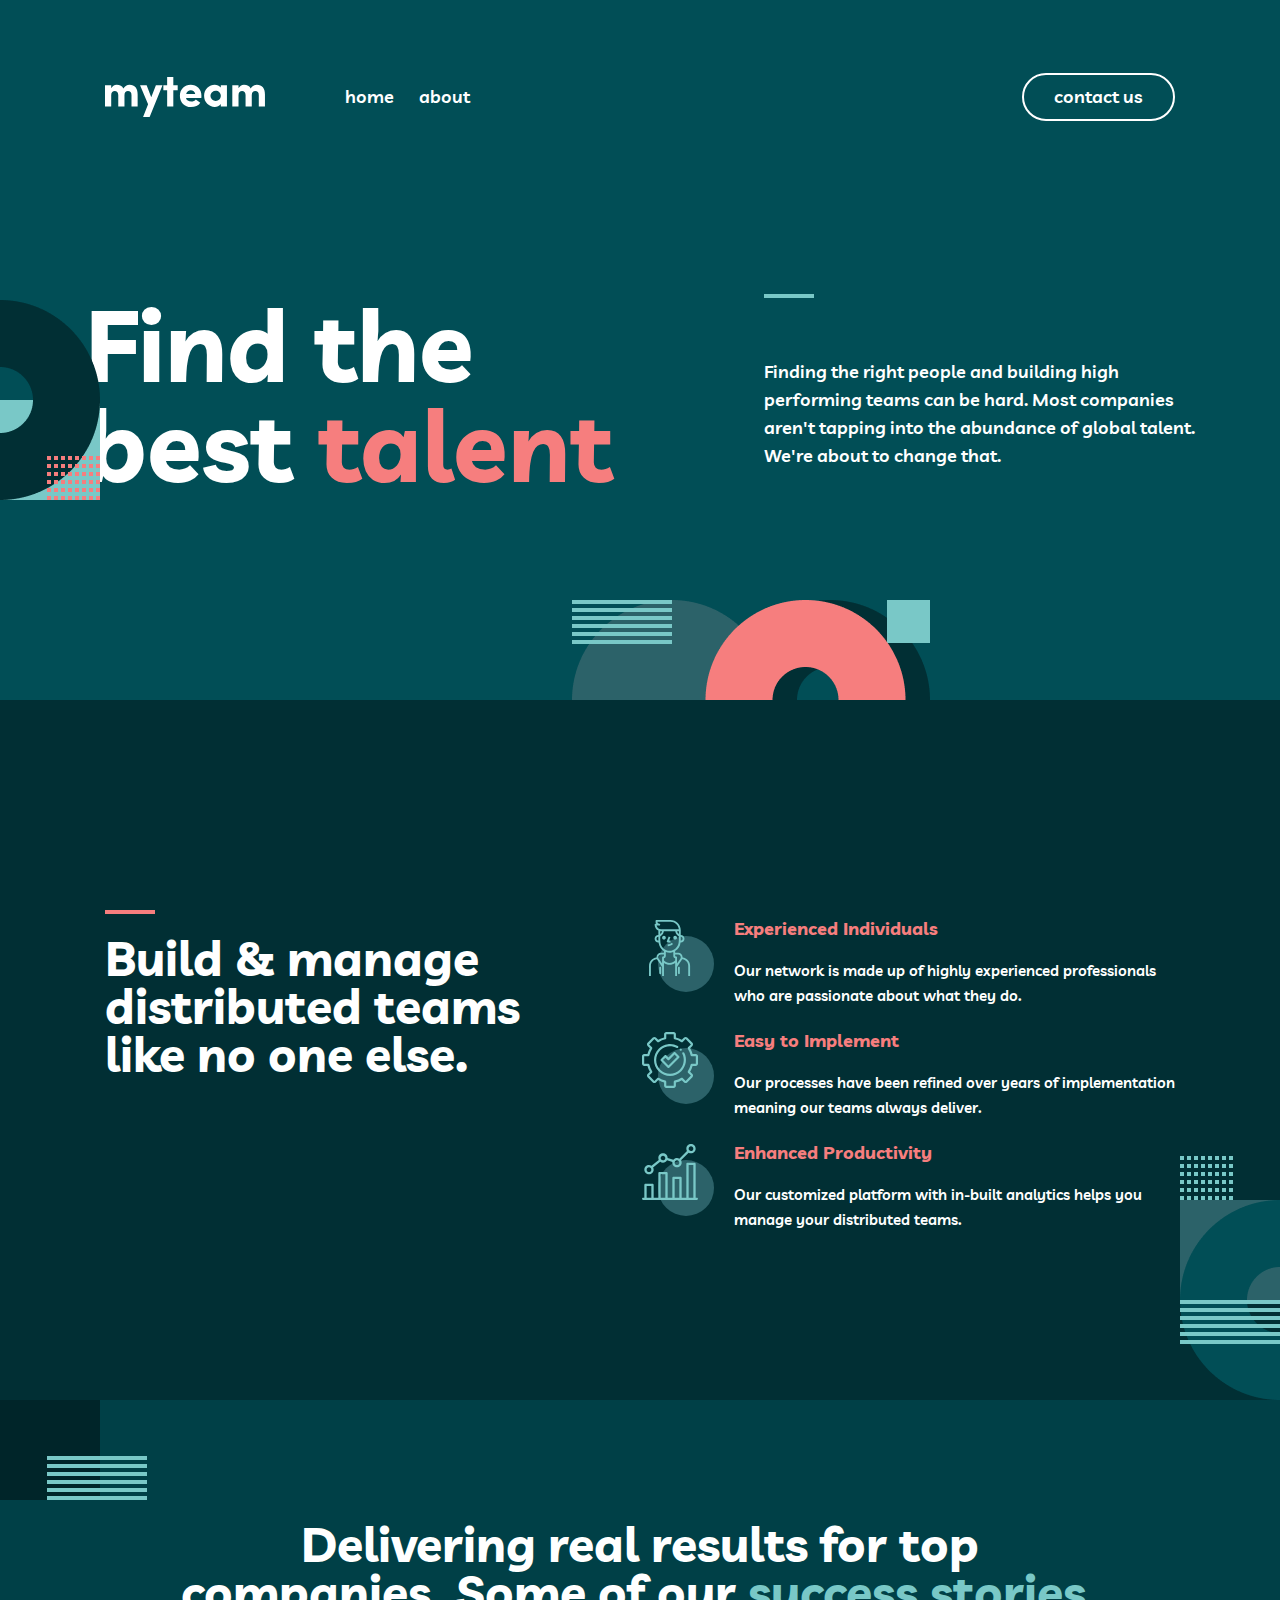
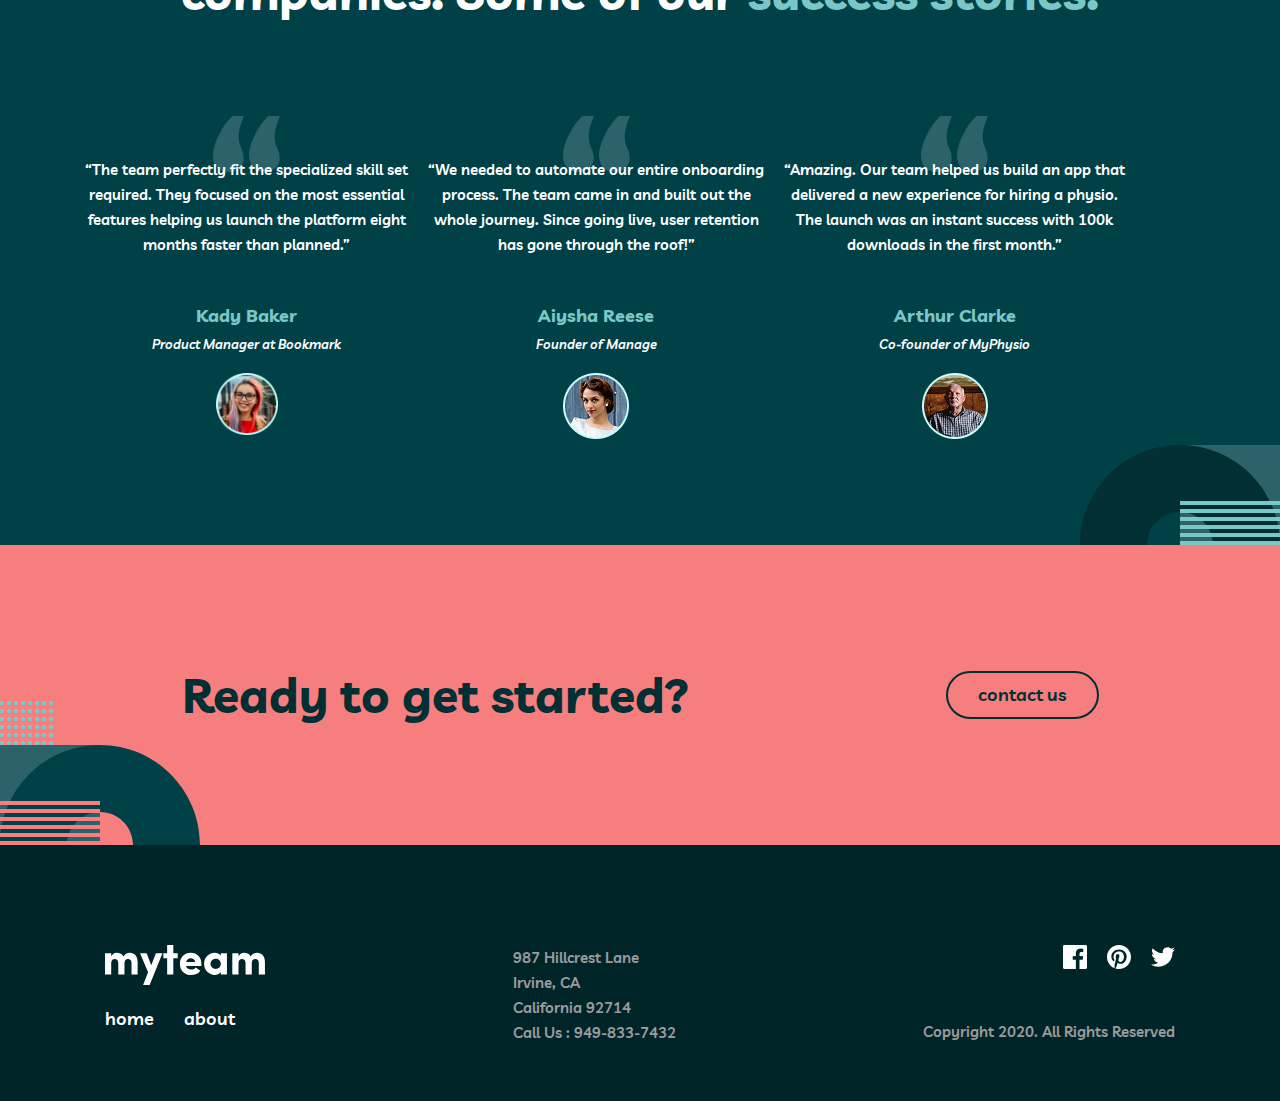
<file: index.html>
<!DOCTYPE html>
<html lang="en">
<head>
    <meta charset="UTF-8">
    <meta name="viewport" content="width=device-width, initial-scale=1.0">
    <link rel="stylesheet" href="css/style.css">
    <link rel="preconnect" href="https://fonts.googleapis.com">
    <link rel="preconnect" href="https://fonts.gstatic.com" crossorigin>
    <link href="https://fonts.googleapis.com/css2?family=JetBrains+Mono:ital,wght@0,100..800;1,100..800&family=Livvic:ital,wght@0,100;0,200;0,300;0,400;0,500;0,600;0,700;0,900;1,100;1,200;1,300;1,400;1,500;1,600;1,700;1,900&family=Nunito:ital,wght@0,200..1000;1,200..1000&family=Open+Sans:ital,wght@0,300..800;1,300..800&family=Poppins:ital,wght@0,100;0,200;0,300;0,400;0,500;0,600;0,700;0,800;0,900;1,100;1,200;1,300;1,400;1,500;1,600;1,700;1,800;1,900&display=swap" rel="stylesheet">
    <title>MyTeam HR</title>
</head>
<body>
    <div class="wrapper">
        <div class="background">
            <img src="images/left-circle.png" alt="" class="background__left-image">
            <img src="images/right-circle.png" alt="" class="background__bottom-image">
            <div class="container">
                <header class="header">
                    <div class="header__logo">
                        <img src="images/myteam.svg" alt="">
                    </div>
                    <nav class="header__nav">
                        <img src="images/burger.png" alt="" class="header__burger">
                        <ul class="header__menu">
                            <li><a href="" class="header__link">home</a></li>
                            <li><a href="" class="header__link">about</a></li>
                            <li class="header__link--right">
                                <a href="" class="header__link header__link--contact">contact us</a>
                            </li>
                        </ul>
                    </nav>
                </header>
                <section class="talent">
                    <div class="talent__title">
                        <p>Find the <br> best <span>talent</span></p>
                    </div>
                    <div class="talent__line-subtitle">
                        <div class="talent__icon-line">
                            <img src="images/heroline.png" alt="">
                        </div>       
                        <div class="talent__subtitle">
                            <p>
                                Finding the right people and building high <br> 
                                performing teams can be hard. Most companies <br> 
                                aren't tapping into the abundance of global talent. <br> 
                                We're about to change that.
                            </p>
                        </div>                  
                    </div> 
                </section>
            </div>
        </div>

        <div class="background-approach">
            <img src="images/sec-block-bottom.png" alt="" class="background-approach__image">
            <div class="container"> 
                <section class="approach">               
                    <div class="approach__icon-title">
                        <div class="approach__icon">
                            <img src="images/sec-block-line.png" alt="">
                        </div>
                        <div class="approach__title">
                            <p>
                                Build & manage <br> 
                                distributed teams <br> 
                                like no one else.
                            </p>
                        </div>
                    </div>
                    <div class="approach__columns">
                        <div class="approach__column">
                            <div class="approach__column-icon">
                                <img src="images/sec-block1.svg" alt="">
                            </div>     
                            <div class="approach__text">
                                <div class="approach__column-title">
                                    <p>Experienced Individuals</p>
                                </div>
                                <div class="approach__column-subtitle">
                                    <p>
                                        Our network is made up of highly experienced professionals <br> 
                                        who are passionate about what they do.
                                    </p>
                                </div>
                            </div>
                        </div>
                        <div class="approach__column">
                            <div class="approach__column-icon">
                                <img src="images/sec-block2.svg" alt="">
                            </div>                        
                            <div class="approach__text">
                                <div class="approach__column-title">
                                    <p>Easy to Implement</p>
                                </div>
                                <div class="approach__column-subtitle">
                                    <p>
                                        Our processes have been refined over years of implementation <br> 
                                        meaning our teams always deliver. 
                                    </p>
                                </div>
                            </div>
                        </div>
                        <div class="approach__column">
                            <div class="approach__column-icon">
                                <img src="images/sec-block3.svg" alt="">
                            </div>                        
                            <div class="approach__text">
                                <div class="approach__column-title">
                                    <p>Enhanced Productivity</p>
                                </div>
                                <div class="approach__column-subtitle">
                                    <p>
                                        Our customized platform with in-built analytics helps you <br> 
                                        manage your distributed teams.
                                    </p>
                                </div>
                            </div>
                        </div>
                    </div>
                </section>
            </div>
        </div> 

        <div class="background-results">
            <img src="images/thid-block-left.svg" alt="">
            <img src="images/third-bottom.svg" alt="" class="background-results__bottom">
            <div class="container">
                <section class="results">
                    <div class="results__title">
                        <p>
                            Delivering real results for top <br> 
                            companies. Some of our <span>success stories.</span>
                        </p>
                    </div>
                    <div class="results__columns">
                        <div class="result__column">
                            <div class="results__icon">
                                <img src="images/“.svg" alt="">
                            </div>
                            <div class="results__story">
                                <p>
                                    “The team perfectly fit the specialized skill set <br> 
                                    required. They focused on the most essential <br> 
                                    features helping us launch the platform eight <br> 
                                    months faster than planned.”
                                </p>
                            </div>
                            <div class="results__name">
                                <p>Kady Baker</p>
                            </div>
                            <div class="results__work-position">
                                <p>Product Manager at Bookmark</p>
                            </div>
                            <div class="results__people">
                                <img src="images/kady.png" alt="" class="results__people--meas">
                            </div>
                        </div>
                        <div class="result__column">
                            <div class="results__icon">
                                <img src="images/“.svg" alt="">
                            </div>
                            <div class="results__story">
                                <p>
                                    “We needed to automate our entire onboarding  <br> 
                                    process. The team came in and built out the <br> 
                                    whole journey. Since going live, user retention  <br> 
                                    has gone through the roof!”
                                </p>
                            </div>
                            <div class="results__name">
                                <p>Aiysha Reese</p>
                            </div>
                            <div class="results__work-position">
                                <p>Founder of Manage</p>
                            </div>
                            <div class="results__people">
                                <img src="images/aisha.png" alt="">
                            </div>
                        </div>
                        <div class="result__column">
                            <div class="results__icon">
                                <img src="images/“.svg" alt="">
                            </div>
                            <div class="results__story">
                                <p>
                                    “Amazing. Our team helped us build an app that <br> 
                                    delivered a new experience for hiring a physio. <br> 
                                    The launch was an instant success with 100k  <br> 
                                    downloads in the first month.”
                                </p>
                            </div>
                            <div class="results__name">
                                <p>Arthur Clarke</p>
                            </div>
                            <div class="results__work-position">
                                <p>Co-founder of MyPhysio</p>
                            </div>
                            <div class="results__people">
                                <img src="images/arthur.png" alt="">
                            </div>
                        </div>
                    </div>
                </section>
            </div>
        </div>
        <section class="get-started">
            <div class="get-started__image">
                <img src="images/started-spec.svg" alt="">
            </div>
            <div class="get-started__container">          
                <div class="get-started__title">
                    <p>Ready to get started?</p>
                </div>
                <div class="get-started__button">
                    <a href="#">contact us</a>
                </div>
            </div>
        </section>
        <footer class="footer">
            <div class="container">
                <div class="footer__content">
                    <div class="footer__title-menu">
                        <img src="images/myteam.svg" alt="">
                        <div class="footer__menu">
                            <a href="">home</a>
                            <a href="">about</a>
                        </div>
                    </div>
                    <div class="footer__info">
                        <p>
                            987  Hillcrest Lane <br> 
                            Irvine,  CA <br> 
                            California 92714 <br> 
                            Call Us : 949-833-7432
                        </p>
                    </div>
                    <div class="footer__icons-copy">
                        <div class="footer__icons">
                            <img src="images/Path.png" alt="">
                            <img src="images/Path.svg" alt="">
                            <img src="images/Path (1).svg" alt="">
                        </div>
                        <div class="footer__copyright">
                            <p>Copyright 2020. All Rights Reserved</p>
                        </div>
                    </div>
                </div>
            </div>
        </footer>
    </div>
</body>
</html>
</file>
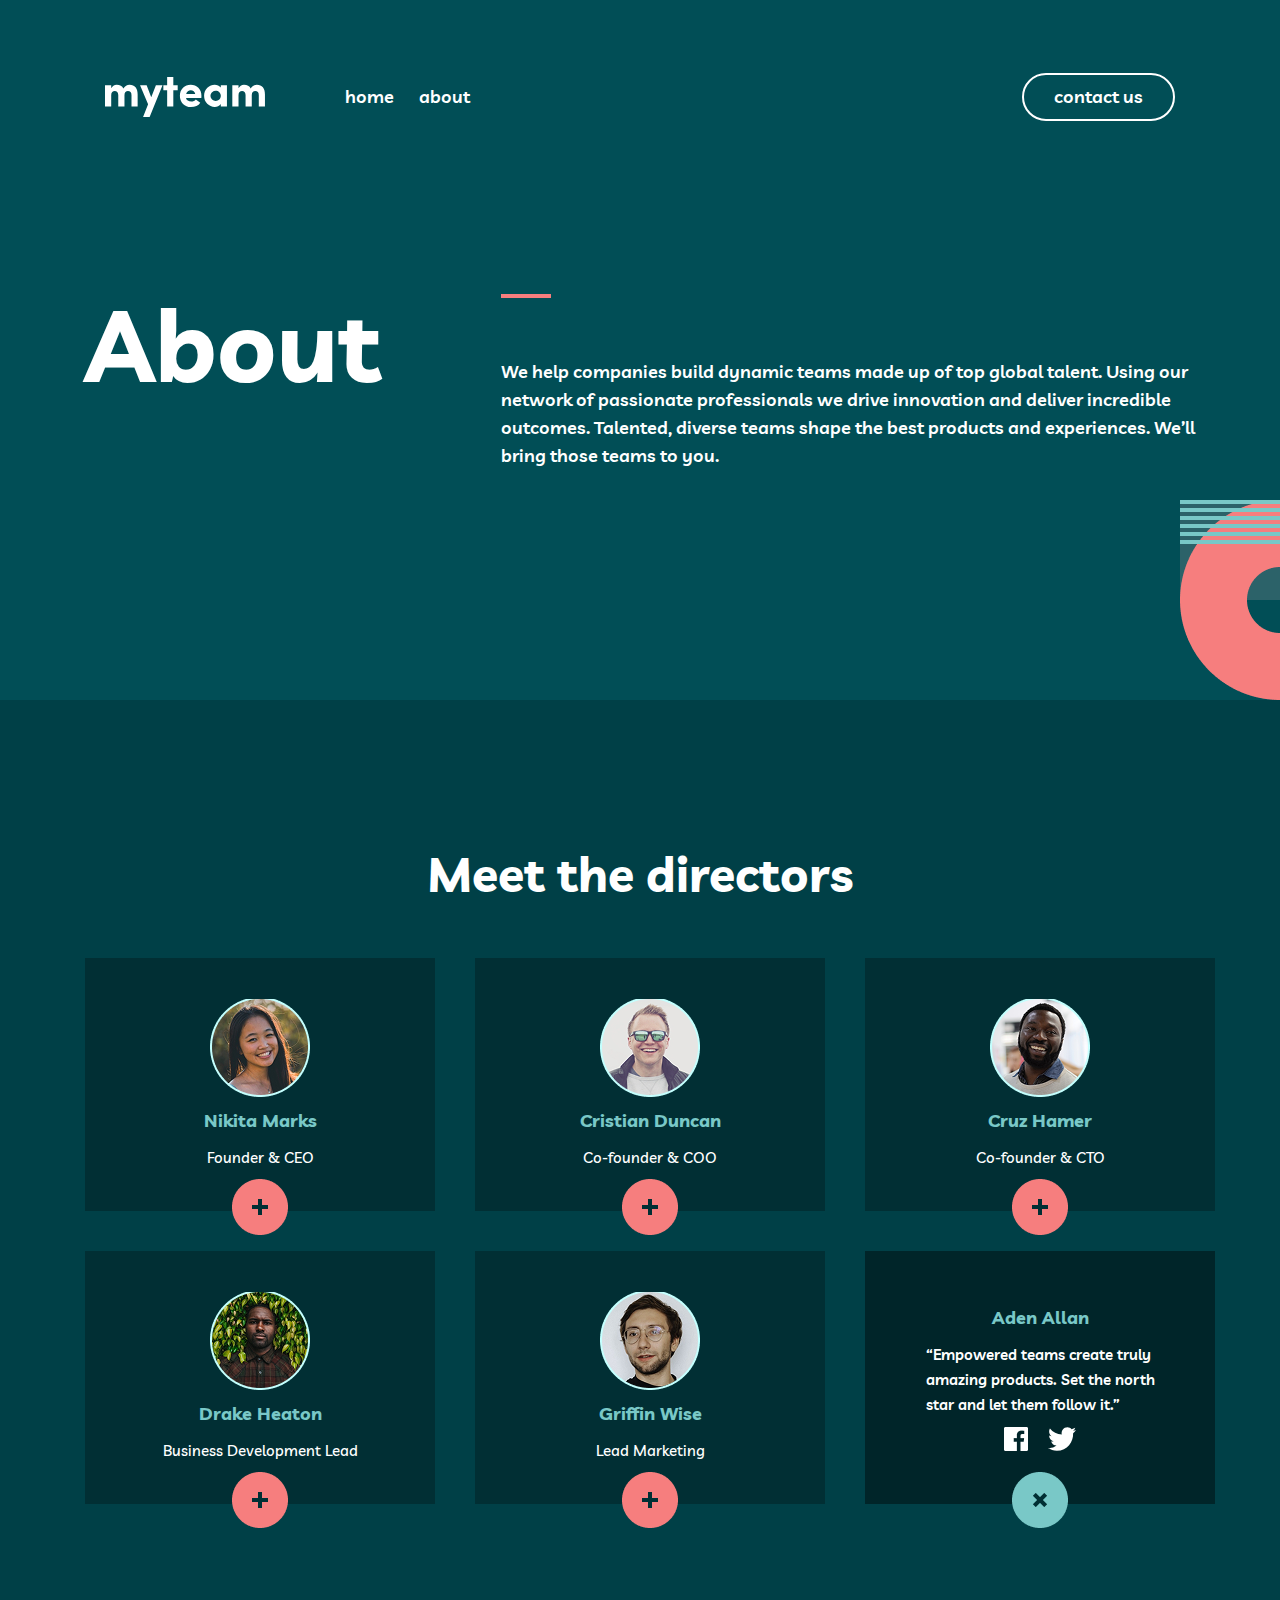
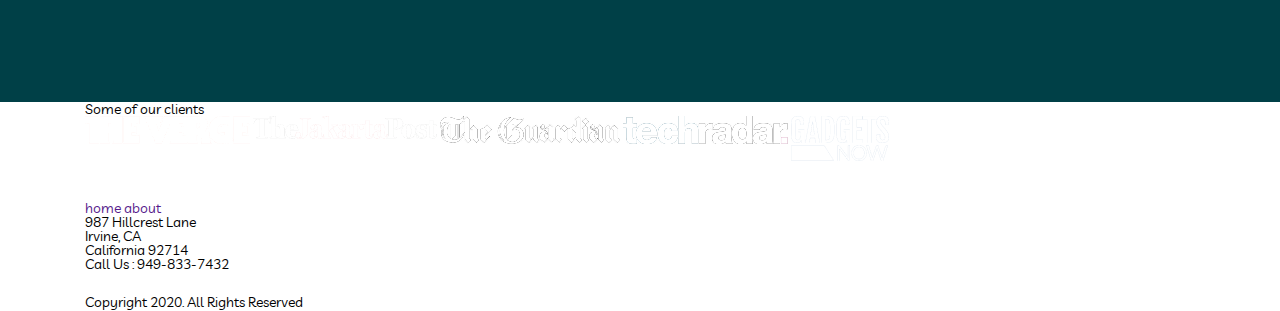
<file: pages/about.html>
<!DOCTYPE html>
<html lang="en">
<head>
    <meta charset="UTF-8">
    <meta name="viewport" content="width=device-width, initial-scale=1.0">
    <link rel="stylesheet" href="../css/about.css">
    <link rel="preconnect" href="https://fonts.googleapis.com">
    <link rel="preconnect" href="https://fonts.gstatic.com" crossorigin>
    <link href="https://fonts.googleapis.com/css2?family=JetBrains+Mono:ital,wght@0,100..800;1,100..800&family=Livvic:ital,wght@0,100;0,200;0,300;0,400;0,500;0,600;0,700;0,900;1,100;1,200;1,300;1,400;1,500;1,600;1,700;1,900&family=Nunito:ital,wght@0,200..1000;1,200..1000&family=Open+Sans:ital,wght@0,300..800;1,300..800&family=Poppins:ital,wght@0,100;0,200;0,300;0,400;0,500;0,600;0,700;0,800;0,900;1,100;1,200;1,300;1,400;1,500;1,600;1,700;1,800;1,900&display=swap" rel="stylesheet">
    <title>MyTeam HR - about</title>
</head>
<body>
    <div class="wrapper">
        <div class="background">
            <img src="../images/about-r1.png" alt="" class="background__bottom-image">
            <div class="container">
                <header class="header">
                    <div class="header__logo">
                        <img src="../images/myteam.svg" alt="">
                    </div>
                    <nav class="header__nav">
                        <img src="../images/burger.png" alt="" class="header__burger">
                        <ul class="header__menu">
                            <li><a href="../index.html" class="header__link">home</a></li>
                            <li><a href="" class="header__link">about</a></li>
                            <li class="header__link--right">
                                <a href="" class="header__link header__link--contact">contact us</a>
                            </li>
                        </ul>
                    </nav>
                </header>
                <section class="about">
                    <div class="about__title">
                        <p>About</p>
                    </div>
                    <div class="about__line-subtitle">
                        <div class="about__icon-line">
                            <img src="../images/sec-block-line.png" alt="">
                        </div>
                        <div class="about__subtitle">
                            <p>
                                We help companies build dynamic teams made up of top global talent. Using our <br>
                                network of passionate professionals we drive innovation and deliver incredible <br>
                                outcomes. Talented, diverse teams shape the best products and experiences. We’ll <br>
                                bring those teams to you.
                            </p>
                        </div>
                    </div>
                </section>
            </div>
        </div>
        <section class="directors">
            <div class="container">
                <div class="directors__title">
                    <p>Meet the directors</p>
                </div>
                <div class="directors__columns">
                    <div class="directors__column">
                        <div class="directors__people">
                            <img src="../images/ab-people1.png" alt="">
                        </div>
                        <div class="directors__name">
                            <p>Nikita Marks</p>
                        </div>
                        <div class="directors__work-position">
                            <p>Founder & CEO</p>
                        </div>
                        <div class="directors__icon">
                            <img src="../images/ab-redplus.png" alt="">
                        </div>
                    </div>
                    <div class="directors__column">
                        <div class="directors__people">
                            <img src="../images/ab-people2.png" alt="">
                        </div>
                        <div class="directors__name">
                            <p>Cristian Duncan</p>
                        </div>
                        <div class="directors__work-position">
                            <p>Co-founder & COO</p>
                        </div>
                        <div class="directors__icon">
                            <img src="../images/ab-redplus.png" alt="">
                        </div>
                    </div>
                    <div class="directors__column">
                        <div class="directors__people">
                            <img src="../images/ab-people3.png" alt="">
                        </div>
                        <div class="directors__name">
                            <p>Cruz Hamer</p>
                        </div>
                        <div class="directors__work-position">
                            <p>Co-founder & CTO</p>
                        </div>
                        <div class="directors__icon">
                            <img src="../images/ab-redplus.png" alt="">
                        </div>
                    </div>
                    <div class="directors__column">
                        <div class="directors__people">
                            <img src="../images/ab-people4.png" alt="">
                        </div>
                        <div class="directors__name">
                            <p>Drake Heaton</p>
                        </div>
                        <div class="directors__work-position">
                            <p>Business Development Lead</p>
                        </div>
                        <div class="directors__icon">
                            <img src="../images/ab-redplus.png" alt="">
                        </div>
                    </div>
                    <div class="directors__column">
                        <div class="directors__people">
                            <img src="../images/ab-people5.png" alt="">
                        </div>
                        <div class="directors__name">
                            <p>Griffin Wise</p>
                        </div>
                        <div class="directors__work-position">
                            <p>Lead Marketing</p>
                        </div>
                        <div class="directors__icon">
                            <img src="../images/ab-redplus.png" alt="">
                        </div>
                    </div>
                    <div class="directors__column directors__column--other">
                        <div class="directors__name">
                            <p>Aden Allan</p>
                        </div>
                        <div class="directors__subtitle">
                            <p>“Empowered teams create truly <br>
                                amazing products. Set the north <br>
                                star and let them follow it.”</p>
                        </div>
                        <div class="directors__socials">
                            <img src="../images/Path.png" alt="">
                            <img src="../images/Path (1).svg" alt="">
                        </div>
                        <div class="directors__icon">
                            <img src="../images/ab-bluechrest.png" alt="">
                        </div>
                    </div>
                </div>
            </div>
        </section>
        <section class="clients">
            <div class="container">
                <div class="clients__title">
                    <p>Some of our clients</p>
                </div>
                <div class="clients__icons">
                    <img src="../images/client1.png" alt="">
                    <img src="../images/client2.png" alt="">
                    <img src="../images/client3.png" alt="">
                    <img src="../images/client4.png" alt="">
                    <img src="../images/client5.png" alt="">
                </div>
            </div>
        </section>
        <footer class="footer">
            <div class="container">
                <div class="footer__content">
                    <div class="footer__title-menu">
                        <img src="../images/myteam.svg" alt="">
                        <div class="footer__menu">
                            <a href="">home</a>
                            <a href="">about</a>
                        </div>
                    </div>
                    <div class="footer__info">
                        <p>
                            987  Hillcrest Lane <br> 
                            Irvine,  CA <br> 
                            California 92714 <br> 
                            Call Us : 949-833-7432
                        </p>
                    </div>
                    <div class="footer__icons-copy">
                        <div class="footer__icons">
                            <img src="../images/Path.png" alt="">
                            <img src="../images/Path.svg" alt="">
                            <img src="../images/Path (1).svg" alt="">
                        </div>
                        <div class="footer__copyright">
                            <p>Copyright 2020. All Rights Reserved</p>
                        </div>
                    </div>
                </div>
            </div>
        </footer>
    </div>
</body>
</html>
</file>
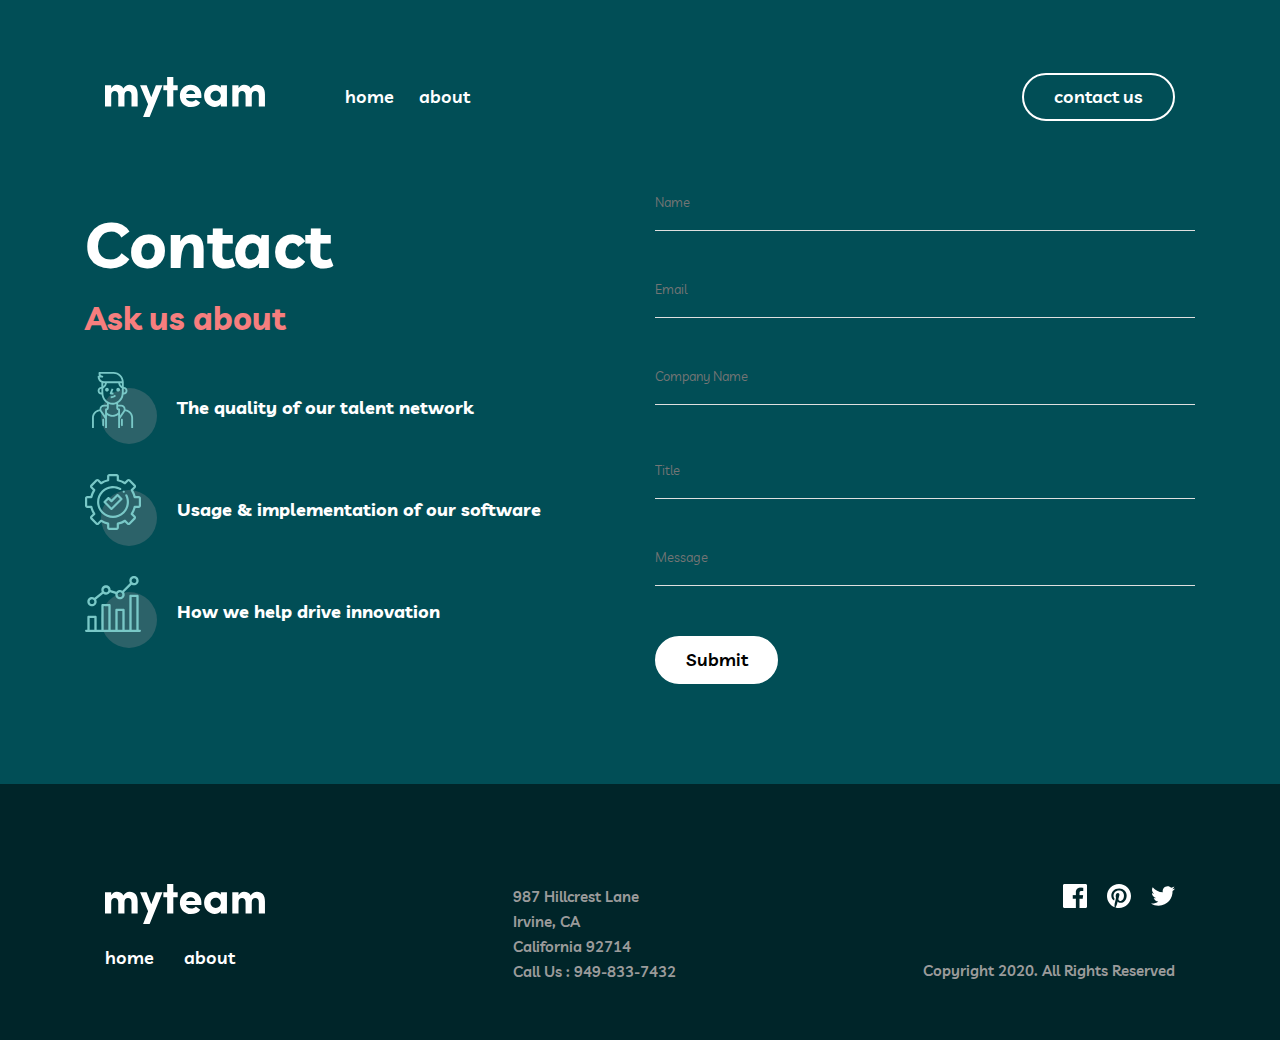
<file: pages/contact.html>
<!DOCTYPE html>
<html lang="en">
<head>
    <meta charset="UTF-8">
    <meta name="viewport" content="width=device-width, initial-scale=1.0">
    <link rel="stylesheet" href="../css/contact.css">
    <link rel="preconnect" href="https://fonts.googleapis.com">
    <link rel="preconnect" href="https://fonts.gstatic.com" crossorigin>
    <link href="https://fonts.googleapis.com/css2?family=JetBrains+Mono:ital,wght@0,100..800;1,100..800&family=Livvic:ital,wght@0,100;0,200;0,300;0,400;0,500;0,600;0,700;0,900;1,100;1,200;1,300;1,400;1,500;1,600;1,700;1,900&family=Nunito:ital,wght@0,200..1000;1,200..1000&family=Open+Sans:ital,wght@0,300..800;1,300..800&family=Poppins:ital,wght@0,100;0,200;0,300;0,400;0,500;0,600;0,700;0,800;0,900;1,100;1,200;1,300;1,400;1,500;1,600;1,700;1,800;1,900&display=swap" rel="stylesheet">
    <title>MyTeam HR - contact us</title>
</head>
<body>
    <div class="wrapper">
        <div class="container">
            <header class="header">
                <div class="header__logo">
                    <img src="../images/myteam.svg" alt="">
                </div>
                <nav class="header__nav">
                    <img src="../images/burger.png" alt="" class="header__burger">
                    <ul class="header__menu">
                        <li><a href="" class="header__link">home</a></li>
                        <li><a href="../pages/about.html" class="header__link">about</a></li>
                        <li class="header__link--right">
                            <a href="" class="header__link header__link--contact">contact us</a>
                        </li>
                    </ul>
                </nav>
            </header>
            <section class="contact">
                <div class="contact__content">
                    <div class="contact__headline">
                        <p>Contact</p>
                    </div>
                    <div class="contact__ask-about">
                        <p>Ask us about</p>
                    </div>
                    <div class="contact__columns">
                        <div class="contact__column">
                            <div class="contact__icon">
                                <img src="../images/sec-block1.svg" alt="">
                            </div>
                            <div class="contact__title">
                                <p>The quality of our talent network</p>
                            </div>
                        </div>
                        <div class="contact__column">
                            <div class="contact__icon">
                                <img src="../images/sec-block2.svg" alt="">
                            </div>
                            <div class="contact__title">
                                <p>Usage & implementation of our software</p>
                            </div>
                        </div>
                        <div class="contact__column">
                            <div class="contact__icon">
                                <img src="../images/sec-block3.svg" alt="">
                            </div>
                            <div class="contact__title">
                                <p>How we help drive innovation</p>
                            </div>
                        </div>
                    </div>
                </div>
                <form action="#" class="contact__data">
                    <div class="contact__name">
                        <input type="text" name="name" placeholder="Name">
                    </div>
                    <div class="contact__email">
                        <input type="email" name="email" placeholder="Email">
                    </div>
                    <div class="contact__company-name">
                        <input type="text" name="comp-name" placeholder="Company Name">
                    </div>
                    <div class="contact__title">
                        <input type="text" name="title" placeholder="Title">
                    </div>
                    <div class="contact__message">
                        <input type="text" name="message" placeholder="Message">
                    </div>
                    <div class="contact__button">
                        <a href="">Submit</a>
                    </div>
                </form>
            </section>
        </div>
        <footer class="footer">
            <div class="container">
                <div class="footer__content">
                    <div class="footer__title-menu">
                        <img src="../images/myteam.svg" alt="">
                        <div class="footer__menu">
                            <a href="">home</a>
                            <a href="">about</a>
                        </div>
                    </div>
                    <div class="footer__info">
                        <p>
                            987  Hillcrest Lane <br> 
                            Irvine,  CA <br> 
                            California 92714 <br> 
                            Call Us : 949-833-7432
                        </p>
                    </div>
                    <div class="footer__icons-copy">
                        <div class="footer__icons">
                            <img src="../images/Path.png" alt="">
                            <img src="../images/Path.svg" alt="">
                            <img src="../images/Path (1).svg" alt="">
                        </div>
                        <div class="footer__copyright">
                            <p>Copyright 2020. All Rights Reserved</p>
                        </div>
                    </div>
                </div>
            </div>
        </footer>
    </div>
</body>
</html>
</file>
<file: css/style.css>
*{
    padding: 0;
    margin: 0;
    border: 0;
  }
  *,*:before,*:after{
    -moz-box-sizing: border-box;
    -webkit-box-sizing: border-box;
    box-sizing: border-box;
  }
  :focus,:active{outline: none;}
  a:focus,a:active{outline: none;}
  nav,footer,header,aside{display: block;}
  html,body{
    height: 100%;
    width: 100%;
    font-size: 100%;
    line-height: 1;
    font-size: 14px;
    -ms-text-size-adjust: 100%;
    -moz-text-size-adjust: 100%;
    -webkit-text-size-adjust: 100%;
    font-family: 'Livvic', sans-serif;
  }
  input,button,textarea{font-family:inherit;}
  input::-ms-clear{display: none;}
  button{cursor: pointer;}
  button::-moz-focus-inner {padding:0;border:0;}
  a, a:visited{text-decoration: none;}
  a:hover{text-decoration: none;}
  ul li{list-style: none;}
  img{vertical-align: top;}
  h1,h2,h3,h4,h5,h6{font-size:inherit;font-weight: 400;}


.container {
    max-width: 1110px;
    display: flex;
    justify-content: center;
    margin: 0 auto;
    flex-direction: column;
}

.background {
    background-color: #014E56;
    height: 700px;
    position: relative;
}

.background__left-image {
    position: absolute;
    top: 300px;
}

.background__bottom-image {
    position: absolute;
    bottom: 0px;
    right: 350px;
}

header {
    display: flex;
    align-items: center;
    justify-content: space-between;
    padding: 73px 20px;
}

header a {
    color: white;
    font-weight: 600;
    font-size: 18px;
    line-height: 28px;
}

.header__nav {
    width: 100%;
}

.header__burger {
    display: none;
}

.header__menu {
    display: flex;
    padding: 0 0 0 80px;
    flex: 1;
    gap: 25px;
    align-items: center;
}

.header__link:hover {
    color: rgb(207, 207, 207);
}

.header__link--right {
    margin-left: auto;
}

.header__link--contact {
    display: block;
    border: 2px solid #FFFFFF;
    width: 153px;
    height: 48px;
    border-radius: 24px;
    display: flex;
    justify-content: center;
    align-items: center;
}


.talent{
    display: flex;
    justify-content: space-between;
    margin-top: 100px;
}

.talent__title{
    font-weight: 700;
    font-size: 100px;
    line-height: 100px;
    color: white;
}

.talent__title span {
    color: #F67E7E;
}

.talent__line-subtitle{
    display: flex;
    flex-direction: column;
    gap: 50px;
}

.talent__subtitle{
    font-weight: 600;
    font-size: 18px;
    line-height: 28px;
    color: white;
}

@media (max-width: 1024px) {
    .container {
        text-align: center;
    }
    .talent {
        flex-direction: column;
        gap: 50px;
    }
    .talent__icon-line {
        display: none;
    }
    .talent__title {
        font-size: 64px;
        line-height: 56px;
    }
    .talent__subtitle {
        font-size: 15px;
    }
    .background__left-image {
        display: none;
    }
    .background__bottom-image {
        left: 30%;
    }
    .header__menu {
        padding: 0 0 0 50px;
    }
}

@media (max-width: 768px) {
    .header__menu {
        display: none;
    }
    .header__burger {
        display: block;
        margin-left: auto;
    } 
    .background__bottom-image {
        left: 50%;
        transform: translateX(-50%);
    }
    .header__title {
        font-size: 40px;
        line-height: 40px;
    }
    .background {
        height: 100vh;
    }
}

.background-approach {
    background-color: #012F34;
    height: 700px;
    position: relative;
}

.background-approach__image {
    position: absolute;
    right: 0;
    bottom: 0;
}

.approach {
    display: flex;
    justify-content: space-between;
    margin-top: 200px;
    padding: 20px;
}

.approach__icon img {
    margin-top: -10px;
}

.approach__title {
    font-weight: 700;
    font-size: 48px;
    line-height: 48px;
    color: #FFFFFF;
}

.approach__columns {
    display: flex;
    flex-direction: column;
    gap: 20px;
}

.approach__column {
    display: flex;
    gap: 20px;
}

.approach__column-icon {
    margin-bottom: 20px;
}

.approach__text{
    display: flex;
    flex-direction: column;
    gap: 20px;
}

.approach__column-title {
    color: #F67E7E;
    font-weight: 700;
    font-size: 18px;
}

.approach__column-subtitle {
    font-weight: 600;
    font-size: 15px;
    line-height: 25px;
    color: #FFFFFF;
}

@media (max-width: 1024px) {
    .approach {
        flex-direction: column;
        align-items: center;
        justify-content: center;
        text-align: left;
    }

    .approach__title {
        font-size: 32px;
        line-height: 32px;
        margin-bottom: 50px;
        
    }

    .background-approach__image {
        top: 0;
    }
}

@media (max-width: 768px) {
    .approach__column {
        display: flex;
        flex-direction: column;
        text-align: center;
    }


    .background-approach {
        max-width:100%;
        height:auto;
        }
    }

.background-results {
    background-color: #004047;
    height: 745px;
    position: relative;
}

.background-results__bottom {
    position: absolute;
    bottom: 0;
    right: 0;
}

.results {
    display: flex;
    justify-content: center;
    flex-direction: column;
    text-align: center;
    padding: 20px 0;
}


.results__title {
    font-weight: 700;
    font-size: 48px;
    color: white;
}

.results__icon {
    margin-bottom: -15px;
}

.results__columns {
    display: flex;
    margin-top: 100px;
    gap: 20px;
}

.results__story {
    font-weight: 600;
    font-size: 15px;
    color: white;
    line-height: 25px;
}

.results__title span {
    color: #79C8C7;
}

.results__name {
    margin-top: 50px;
    color: #79C8C7;
    font-weight: 700;
    font-size: 18px;
}

.results__work-position {
    color: white;
    font-weight: 600;
    font-size: 13px;
    line-height: 18px;
    font-style: italic;
    margin-top: 10px;
}

/* ! Broken Icon */
.results__people--meas {
    width: 62px;
    height: 62px;
}

.results__people {
    margin-top: 20px;
}

@media (max-width: 1024px) {
    .results__columns {
        display: flex;
        flex-direction: column;
    }

    .background-results {
        height: auto;
    }
    
    .results__title {
        font-size: 32px;
        line-height: 32px;
    }
}

@media (max-width: 768px) {
    .results__title {
        margin-top: 50px;
    }

    .background-results__bottom {
        display: none;
    }
}

.get-started {
    background-color: #F67E7E;
    height: 300px;
    position: relative;
    display: flex;
    justify-content: center;
    align-items: center;
}

.get-started__image {
    position: absolute;
    bottom: 0;
    left: 0;
}

.get-started__container {
    display: flex;
    justify-content: space-between;
    align-items: center;
    max-width: 917px;
    width: 100%;
}

.get-started__title {
    font-weight: 700;
    font-size: 48px;
    line-height: 48px;
    color: #012F34;
}

.get-started__button a {
    color: #012F34;
    font-weight: 600;
    font-size: 18px;
    line-height: 28px;
}

.get-started__button {
    border: 2px solid #012F34;
    border-radius: 24px;
    width: 153px;
    height: 48px;
    display: flex;
    justify-content: center;
    align-items: center;
}

@media (max-width: 1024px) {
    .get-started__image {
        display: none;
    }

    .container {
        padding: 0 20px;
    }
}

@media (max-width: 768px) {
    .get-started__container {
        flex-direction: column;
        text-align: center;
    }

    .get-started__title {
        margin-top: 100px;
    }

    .get-started__button {
        margin-top: 50px;
    }
}

.footer {
    background-color: #002529;
    height: 256px;
}

.footer__content {
    display: flex;
    margin-top: 80px;
    justify-content: space-between;
    padding: 20px;
}

.footer__menu {
    display: flex;
    gap: 30px;
    margin-top: 20px;
}

.footer__menu a {
    color: white;
    font-weight: 600;
    font-size: 18px;
    line-height: 28px;
}

.footer__info p{
    font-weight: 600;
    font-size: 15px;
    line-height: 25px;
    color: #9b9b9b;
}

.footer__icons {
    display: flex;
    justify-content: flex-end;
    gap: 20px;
}

.footer__icons-copy {
    display: flex;
    flex-direction: column;
    gap: 50px;
}

.footer__copyright p{
    font-weight: 600;
    font-size: 15px;
    line-height: 25px;
    color: #9b9b9b;
}

@media (max-width: 768px) {
    .footer__content {
        flex-direction: column;
    }

    .footer {
        height: 100%;
    }

    .footer__title-menu {
        display: flex;
        flex-direction: column;
        align-items: center;
        gap: 20px;
        text-align: center;
    }
    
    .footer__menu {
        align-items: center;
        gap: 10px;
    }
    
    .footer__icons {
        justify-content: center;
        margin-top: 75px;
    }
    
}
</file>
<file: css/about.css>
*{
    padding: 0;
    margin: 0;
    border: 0;
  }
  *,*:before,*:after{
    -moz-box-sizing: border-box;
    -webkit-box-sizing: border-box;
    box-sizing: border-box;
  }
  :focus,:active{outline: none;}
  a:focus,a:active{outline: none;}
  nav,footer,header,aside{display: block;}
  html,body{
    height: 100%;
    width: 100%;
    font-size: 100%;
    line-height: 1;
    font-size: 14px;
    -ms-text-size-adjust: 100%;
    -moz-text-size-adjust: 100%;
    -webkit-text-size-adjust: 100%;
    font-family: 'Livvic', sans-serif;
    /* overflow-x: hidden; */
  }
  input,button,textarea{font-family:inherit;}
  input::-ms-clear{display: none;}
  button{cursor: pointer;}
  button::-moz-focus-inner {padding:0;border:0;}
  a, a:visited{text-decoration: none;}
  a:hover{text-decoration: none;}
  ul li{list-style: none;}
  img{vertical-align: top;}
  h1,h2,h3,h4,h5,h6{font-size:inherit;font-weight: 400;}

.container {
    max-width: 1110px;
    display: flex;
    justify-content: center;
    margin: 0 auto;
    flex-direction: column;
}

.background {
    background-color: #014E56;
    height: 700px;
    position: relative;
}

.background__bottom-image {
    position: absolute;
    right: 0;
    bottom: 0;
}

header {
    display: flex;
    align-items: center;
    justify-content: space-between;
    padding: 73px 20px;
}

header a {
    color: white;
    font-weight: 600;
    font-size: 18px;
    line-height: 28px;
}

.header__nav {
    width: 100%;
}

.header__burger {
    display: none;
}

.header__menu {
    display: flex;
    padding: 0 0 0 80px;
    flex: 1;
    gap: 25px;
    align-items: center;
}

.header__link:hover {
    color: #F67E7E;
}

.header__link--right {
    margin-left: auto;
}

.header__link--contact {
    display: block;
    border: 2px solid #FFFFFF;
    width: 153px;
    height: 48px;
    border-radius: 24px;
    display: flex;
    justify-content: center;
    align-items: center;
}

.header__link--contact:hover {
    background-color: white;
    color: black;
}

.about{
    display: flex;
    justify-content: space-between;
    margin-top: 100px;
}

.about__title{
    font-weight: 700;
    font-size: 100px;
    line-height: 100px;
    color: white;
}

.about__line-subtitle{
    display: flex;
    flex-direction: column;
    gap: 50px;
}

.about__subtitle{
    font-weight: 600;
    font-size: 18px;
    line-height: 28px;
    color: white;
}

@media (max-width: 1024px) {
    .about {
        flex-direction: column;
        text-align: center;
        padding: 20px 50px;
        gap: 20px;
    }
}

@media (max-width: 768px) {
    .about__title {
        font-size: 40px;
        line-height: 40px;
    }

    .about__icon-line {
        display: none;
    }

    .header__burger {
        display: block;
        margin-left: auto;
    } 

    .header__menu {
        display: none;
    }

    .background__bottom-image {
        /* !BAD */
        display: none;
    }
}

.directors {
    background-color: #004047;
    height: 1002px;
    padding: 150px 0;
}

.directors__title {
    color: white;
    font-weight: 700;
    font-size: 48px;
    line-height: 48px;
    text-align: center;
    margin-bottom: 60px;
}

.directors__columns {
    display: grid;
    grid-template-columns: repeat(3, 1fr);
    gap: 40px;
}

.directors__column {
    background-color: #012F34;
    width: 350px;
    height: 253px;
    display: flex;
    justify-content: center;
    align-items: center;
    flex-direction: column;
    position: relative;
    gap: 10px;
    padding: 0 20px;
}

.directors__column--other {
    background-color: #002529;
}

.directors__name {
    font-weight: 700;
    font-size: 18px;
    color: #79C8C7;
    line-height: 28px;
}

.directors__work-position {
    font-weight: 500;
    font-size: 15px;
    line-height: 25px;
    color: white;
}

.directors__icon {
    position: absolute;
    bottom: -24px;
}

.directors__subtitle {
    font-weight: 600;
    font-size: 15px;
    line-height: 25px;
    color: white;
}

.directors__socials {
    display: flex;
    gap: 20px;
}

@media (max-width: 1024px) {
    .directors__columns {
        grid-template-columns: repeat(2, 1fr);
        margin: 0 auto;
    }

    .directors {
        height: 1150px;
    }
}

@media (max-width: 768px) {
    .directors__columns {
        grid-template-columns: repeat(1, 1fr);
    }

    .directors {
        height: 100%;
    }
}
</file>
<file: css/contact.css>
*{
    padding: 0;
    margin: 0;
    border: 0;
  }
  *,*:before,*:after{
    -moz-box-sizing: border-box;
    -webkit-box-sizing: border-box;
    box-sizing: border-box;
  }
  :focus,:active{outline: none;}
  a:focus,a:active{outline: none;}
  nav,footer,header,aside{display: block;}
  html,body{
    height: 100%;
    width: 100%;
    font-size: 100%;
    line-height: 1;
    font-size: 14px;
    -ms-text-size-adjust: 100%;
    -moz-text-size-adjust: 100%;
    -webkit-text-size-adjust: 100%;
    font-family: 'Livvic', sans-serif;
    background-color: #014E56;
  }
  input,button,textarea{font-family:inherit;}
  input::-ms-clear{display: none;}
  button{cursor: pointer;}
  button::-moz-focus-inner {padding:0;border:0;}
  a, a:visited{text-decoration: none;}
  a:hover{text-decoration: none;}
  ul li{list-style: none;}
  img{vertical-align: top;}
  h1,h2,h3,h4,h5,h6{font-size:inherit;font-weight: 400;}

.container {
    max-width: 1110px;
    display: flex;
    justify-content: center;
    margin: 0 auto;
    flex-direction: column;
}

header {
    display: flex;
    align-items: center;
    justify-content: space-between;
    padding: 73px 20px;
}

header a {
    color: white;
    font-weight: 600;
    font-size: 18px;
    line-height: 28px;
}

.header__nav {
    width: 100%;
}

.header__burger {
    display: none;
}

.header__menu {
    display: flex;
    padding: 0 0 0 80px;
    flex: 1;
    gap: 25px;
    align-items: center;
}

.header__link:hover {
    color: #F67E7E;
    transition-duration: 0.4s;
}

.header__link--right {
    margin-left: auto;
}

.header__link--contact {
    display: block;
    border: 2px solid #FFFFFF;
    width: 153px;
    height: 48px;
    border-radius: 24px;
    display: flex;
    justify-content: center;
    align-items: center;
}

.header__link--contact:hover {
    background-color: white;
    color: black;
}

.contact {
    display: flex;
    justify-content: space-between;
}

.contact__headline {
    font-weight: 700;
    font-size: 64px;
    line-height: 100px;
    color: white;
}

.contact__ask-about {
    color: #F67E7E;
    font-weight: 700;
    font-size: 32px;
    line-height: 48px;
}

.contact__columns {
    display: flex;
    flex-direction: column;
}

.contact__column {
    display: flex;margin-top: 30px;
    align-items: center;
    gap: 20px;
}

.contact__title {
    font-weight: 700;
    font-size: 18px;
    line-height: 28px;
    color: white;
}

.contact__data {
    display: flex;
    flex-direction: column;
    gap: 50px;
}

.contact__data input {
    border-bottom: 1px solid #dfdfdf;
    width: 540px;
    background-color: transparent;
    padding: 0 0 20px 0;
}

.contact__data input:not(:placeholder-shown) {
    color: white;
    font-weight: 600;
    font-size: 15px;
}

.contact__data input:focus {
    border-bottom: 1px solid #79C8C7;
}

.contact__data::placeholder {
    font-weight: 600;
    font-size: 17px;
    color: #FFFFFF;
    line-height: 25px;
}

.contact__button {
    background-color: white;
    width: 123px;
    height: 48px;
    border-radius: 24px;
    border: 2px solid #ffffff;
    display: flex;
    justify-content: center;
    align-items: center;
}

.contact__button a {
    color: black;
    font-weight: 600;
    font-size: 18px;
}

@media (max-width: 1024px) {
    .contact {
        flex-direction: column;
        margin: 0 auto;
        gap: 50px;
    }
}

@media (max-width: 768px) {
    .contact {
        flex-direction: column;
        margin: 0 auto;
        gap: 50px;
    }
}
.footer {
    background-color: #002529;
    height: 256px;
    margin-top: 100px;
}

.footer__content {
    display: flex;
    margin-top: 80px;
    justify-content: space-between;
    padding: 20px;
}

.footer__menu {
    display: flex;
    gap: 30px;
    margin-top: 20px;
}

.footer__menu a {
    color: white;
    font-weight: 600;
    font-size: 18px;
    line-height: 28px;
}

.footer__menu a:hover {
    color: #F67E7E;
    transition-duration: 0.4s;
}

.footer__info p{
    font-weight: 600;
    font-size: 15px;
    line-height: 25px;
    color: #9b9b9b;
}

.footer__icons {
    display: flex;
    justify-content: flex-end;
    gap: 20px;
}

.footer__icons img:hover {
    background-color:#F67E7E;
    transition-duration: 0.4s;
}

.footer__icons-copy {
    display: flex;
    flex-direction: column;
    gap: 50px;
}

.footer__copyright p{
    font-weight: 600;
    font-size: 15px;
    line-height: 25px;
    color: #9b9b9b;
}

@media (max-width: 768px) {
    .footer__content {
        flex-direction: column;
    }

    .footer {
        height: 100%;
    }

    .footer__title-menu {
        display: flex;
        flex-direction: column;
        align-items: center;
        gap: 20px;
        text-align: center;
    }
    
    .footer__menu {
        align-items: center;
        gap: 10px;
    }
    
    .footer__icons {
        justify-content: center;
        margin-top: 75px;
    }
    
}
</file>
